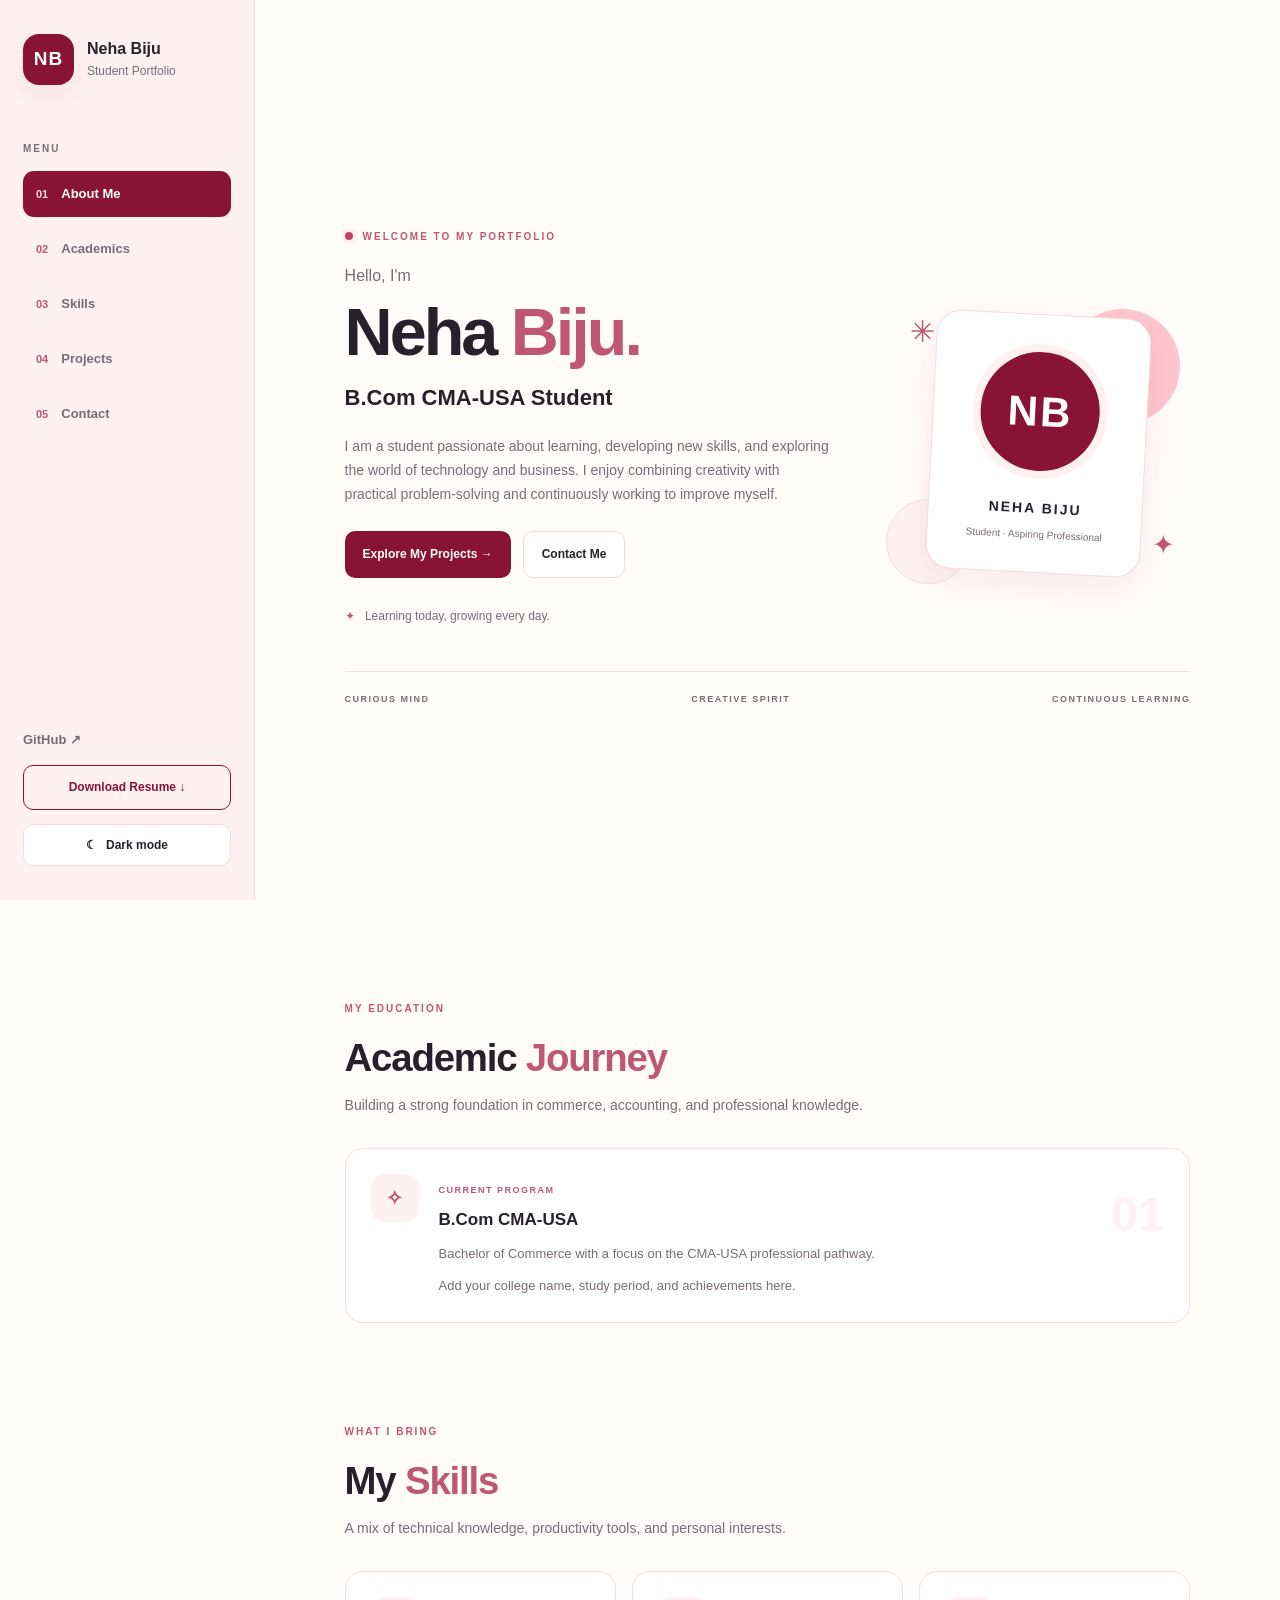
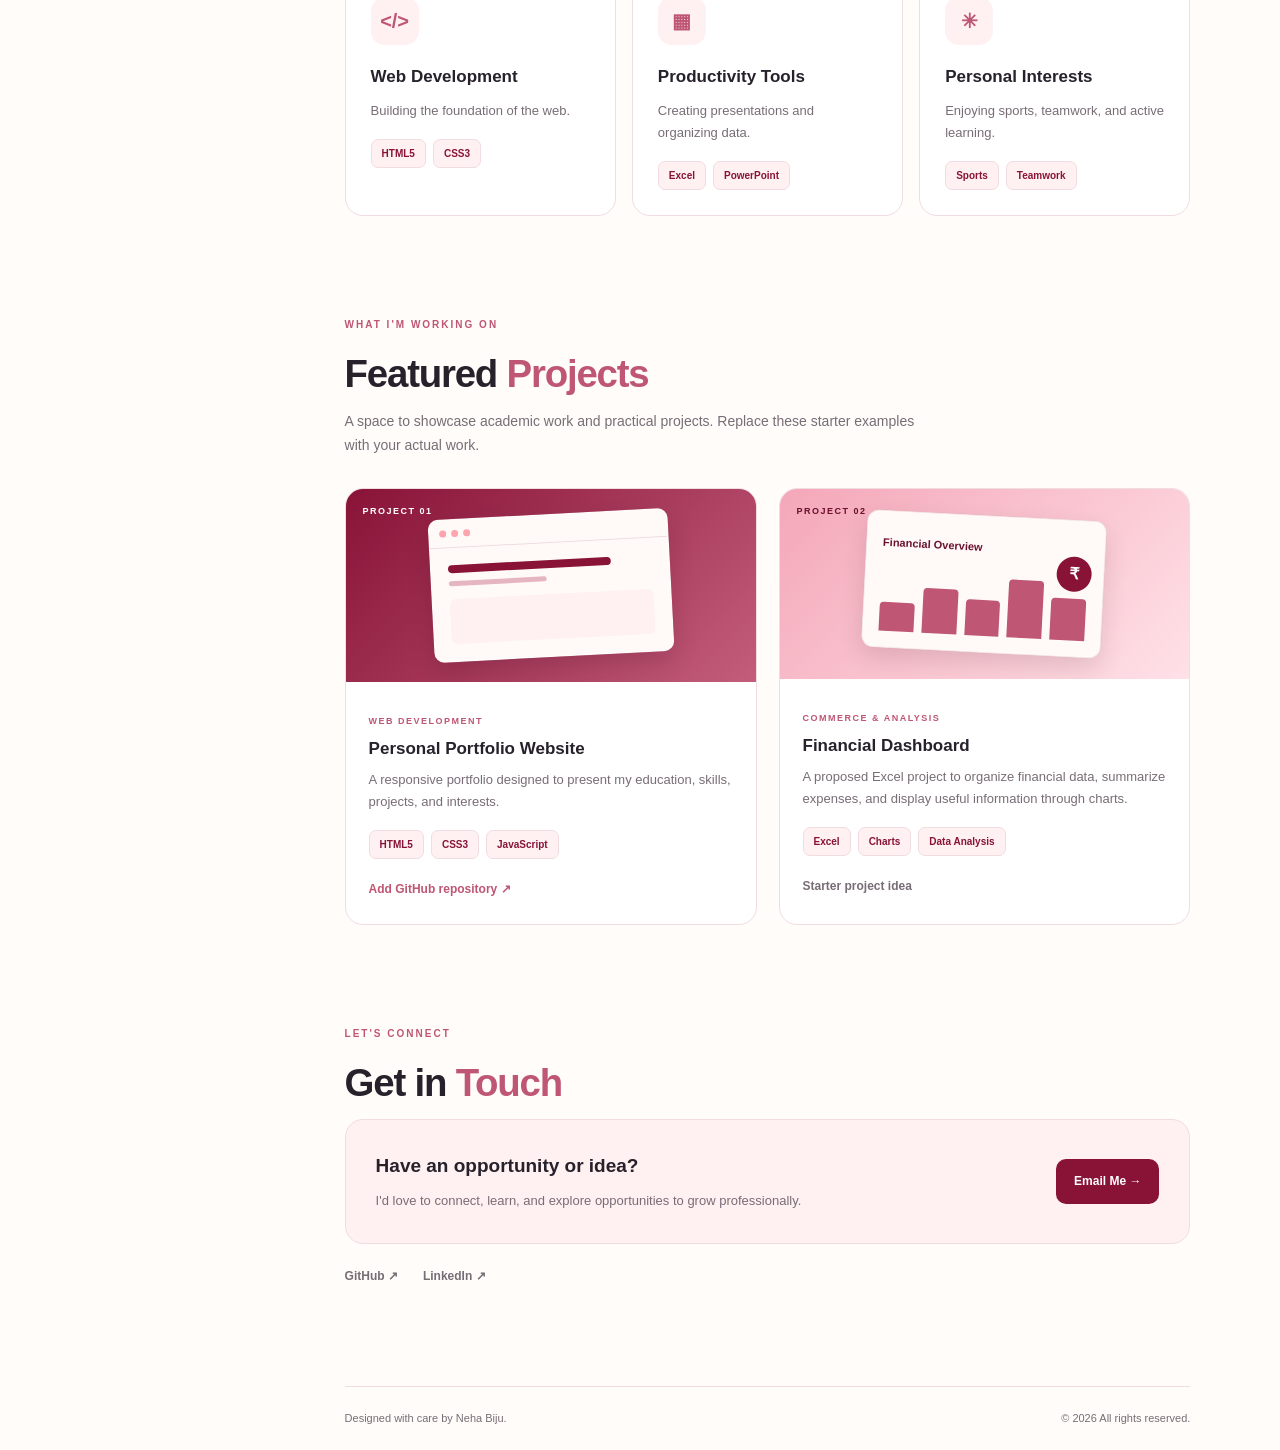
<file: index.html>
<!DOCTYPE html>
<html lang="en" data-theme="light">
<head>
    <meta charset="UTF-8">
    <meta name="viewport" content="width=device-width, initial-scale=1.0">
    <meta name="description" content="The personal portfolio of Neha Biju, a B.Com CMA-USA student.">
    <title>Neha Biju | Personal Portfolio</title>
    <link rel="stylesheet" href="style.css">
    <script src="script.js" defer></script>
</head>
<body>
    <aside class="sidebar">
        <a href="#about" class="brand">
            <span class="avatar">NB</span>
            <span class="brand-text"><strong>Neha Biju</strong><small>Student Portfolio</small></span>
        </a>
        <p class="nav-heading">MENU</p>
        <nav class="navigation" aria-label="Main navigation">
            <a href="#about" class="nav-link active"><span>01</span> About Me</a>
            <a href="#academics" class="nav-link"><span>02</span> Academics</a>
            <a href="#skills" class="nav-link"><span>03</span> Skills</a>
            <a href="#projects" class="nav-link"><span>04</span> Projects</a>
            <a href="#contact" class="nav-link"><span>05</span> Contact</a>
        </nav>
        <div class="sidebar-bottom">
            <a href="https://github.com/" target="_blank" rel="noopener noreferrer" class="social-link">GitHub ↗</a>
            <a href="assets/Neha-Biju-Resume.pdf" class="resume-button" download>Download Resume ↓</a>
            <button id="theme-toggle" class="theme-button" type="button" aria-pressed="false">
                <span id="theme-icon" aria-hidden="true">☾</span><span id="theme-label">Dark mode</span>
            </button>
        </div>
    </aside>

    <main class="main-content">
        <section id="about" class="hero section">
            <p class="eyebrow"><span class="status-dot"></span> WELCOME TO MY PORTFOLIO</p>
            <div class="hero-grid">
                <div class="hero-text">
                    <p class="intro-label">Hello, I'm</p>
                    <h1>Neha <span>Biju.</span></h1>
                    <h2>B.Com CMA-USA Student</h2>
                    <p class="hero-description">
                        I am a student passionate about learning, developing new skills,
                        and exploring the world of technology and business. I enjoy combining
                        creativity with practical problem-solving and continuously working
                        to improve myself.
                    </p>
                    <div class="hero-buttons">
                        <a href="#projects" class="button primary-button">Explore My Projects →</a>
                        <a href="#contact" class="button secondary-button">Contact Me</a>
                    </div>
                    <div class="hero-note"><span>✦</span> Learning today, growing every day.</div>
                </div>
                <div class="hero-visual" aria-label="NB initials avatar">
                    <div class="decor decor-one"></div><div class="decor decor-two"></div>
                    <div class="avatar-card">
                        <div class="avatar-large">NB</div>
                        <p>NEHA BIJU</p><span>Student · Aspiring Professional</span>
                    </div>
                    <span class="floating-star star-one">✳</span><span class="floating-star star-two">✦</span>
                </div>
            </div>
            <div class="hero-footer">
                <span>CURIOUS MIND</span><span>CREATIVE SPIRIT</span><span>CONTINUOUS LEARNING</span>
            </div>
        </section>

        <section id="academics" class="section">
            <p class="eyebrow">MY EDUCATION</p>
            <h2 class="section-title">Academic <span>Journey</span></h2>
            <p class="section-description">Building a strong foundation in commerce, accounting, and professional knowledge.</p>
            <article class="info-card education-card">
                <div class="card-icon" aria-hidden="true">✧</div>
                <div>
                    <span class="card-tag">CURRENT PROGRAM</span>
                    <h3>B.Com CMA-USA</h3>
                    <p>Bachelor of Commerce with a focus on the CMA-USA professional pathway.</p>
                    <p class="muted-text">Add your college name, study period, and achievements here.</p>
                </div>
                <span class="education-symbol" aria-hidden="true">01</span>
            </article>
        </section>

        <section id="skills" class="section">
            <p class="eyebrow">WHAT I BRING</p>
            <h2 class="section-title">My <span>Skills</span></h2>
            <p class="section-description">A mix of technical knowledge, productivity tools, and personal interests.</p>
            <div class="skills-grid">
                <article class="info-card skill-card">
                    <div class="card-icon" aria-hidden="true">&lt;/&gt;</div>
                    <h3>Web Development</h3><p>Building the foundation of the web.</p>
                    <div class="tags"><span>HTML5</span><span>CSS3</span></div>
                </article>
                <article class="info-card skill-card">
                    <div class="card-icon" aria-hidden="true">▦</div>
                    <h3>Productivity Tools</h3><p>Creating presentations and organizing data.</p>
                    <div class="tags"><span>Excel</span><span>PowerPoint</span></div>
                </article>
                <article class="info-card skill-card">
                    <div class="card-icon" aria-hidden="true">✳</div>
                    <h3>Personal Interests</h3><p>Enjoying sports, teamwork, and active learning.</p>
                    <div class="tags"><span>Sports</span><span>Teamwork</span></div>
                </article>
            </div>
        </section>

        <section id="projects" class="section">
            <p class="eyebrow">WHAT I'M WORKING ON</p>
            <h2 class="section-title">Featured <span>Projects</span></h2>
            <p class="section-description">A space to showcase academic work and practical projects. Replace these starter examples with your actual work.</p>
            <div class="projects-grid">
                <article class="project-card">
                    <div class="project-visual project-visual-one">
                        <span class="project-number">PROJECT 01</span>
                        <div class="mini-browser">
                            <div class="browser-dots"><i></i><i></i><i></i></div>
                            <div class="mini-content"><div class="mini-line"></div><div class="mini-line short"></div><div class="mini-block"></div></div>
                        </div>
                    </div>
                    <div class="project-info">
                        <p class="card-tag">WEB DEVELOPMENT</p>
                        <h3>Personal Portfolio Website</h3>
                        <p>A responsive portfolio designed to present my education, skills, projects, and interests.</p>
                        <div class="tags"><span>HTML5</span><span>CSS3</span><span>JavaScript</span></div>
                        <a class="project-link" href="https://github.com/" target="_blank" rel="noopener noreferrer">Add GitHub repository ↗</a>
                    </div>
                </article>
                <article class="project-card">
                    <div class="project-visual project-visual-two">
                        <span class="project-number">PROJECT 02</span>
                        <div class="dashboard-preview">
                            <span class="dashboard-heading">Financial Overview</span>
                            <div class="dashboard-bars"><i></i><i></i><i></i><i></i><i></i></div>
                            <div class="dashboard-circle">₹</div>
                        </div>
                    </div>
                    <div class="project-info">
                        <p class="card-tag">COMMERCE &amp; ANALYSIS</p>
                        <h3>Financial Dashboard</h3>
                        <p>A proposed Excel project to organize financial data, summarize expenses, and display useful information through charts.</p>
                        <div class="tags"><span>Excel</span><span>Charts</span><span>Data Analysis</span></div>
                        <span class="project-link project-status">Starter project idea</span>
                    </div>
                </article>
            </div>
        </section>

        <section id="contact" class="section">
            <p class="eyebrow">LET'S CONNECT</p>
            <h2 class="section-title">Get in <span>Touch</span></h2>
            <div class="contact-card">
                <div><h3>Have an opportunity or idea?</h3><p>I'd love to connect, learn, and explore opportunities to grow professionally.</p></div>
                <a href="mailto:your-email@example.com" class="button primary-button">Email Me →</a>
            </div>
            <div class="contact-links">
                <a href="https://github.com/" target="_blank" rel="noopener noreferrer">GitHub ↗</a>
                <a href="https://www.linkedin.com/" target="_blank" rel="noopener noreferrer">LinkedIn ↗</a>
            </div>
        </section>

        <footer class="footer">
            <p>Designed with care by Neha Biju.</p><p>© <span id="current-year">2026</span> All rights reserved.</p>
        </footer>
    </main>
</body>
</html>
</file>
<file: style.css>
/* =========================================
   1. COLOR VARIABLES AND BASIC RESET
========================================= */
:root {
    color-scheme: light;
    --burgundy: #881337;
    --burgundy-dark: #6b102d;
    --rose: #fda4af;
    --rose-dark: #be5674;
    --blush: #fff1f2;
    --cream: #fffcfa;
    --page-bg: #fffcfa;
    --sidebar-bg: #fff1f2;
    --card-bg: #ffffff;
    --text: #27212b;
    --muted: #786d76;
    --border: #f0dce1;
    --tag-bg: #fff1f2;
    --sidebar-width: 255px;
    --radius: 18px;
    --shadow: 0 12px 35px rgba(136, 19, 55, 0.07);
    --transition: 0.25s ease;
}
html[data-theme="dark"] {
    color-scheme: dark;
    --page-bg: #1c121b;
    --sidebar-bg: #271521;
    --card-bg: #2b1b29;
    --text: #fff1f2;
    --muted: #d2b8c5;
    --border: #4c2b40;
    --tag-bg: #402136;
    --burgundy: #f9a8d4;
    --burgundy-dark: #fbcfe8;
    --rose: #f9a8d4;
    --rose-dark: #fbcfe8;
    --blush: #402136;
    --cream: #1c121b;
    --shadow: 0 12px 35px rgba(0, 0, 0, 0.16);
}
* { box-sizing: border-box; margin: 0; padding: 0; }
html { scroll-behavior: smooth; scroll-padding-top: 24px; }
body {
    font-family: "Segoe UI", Arial, sans-serif;
    background: var(--page-bg); color: var(--text); line-height: 1.7;
    transition: background var(--transition), color var(--transition);
}
a { color: inherit; text-decoration: none; }
button { font: inherit; }
button, a { -webkit-tap-highlight-color: transparent; }
a:focus-visible, button:focus-visible { outline: 3px solid var(--rose-dark); outline-offset: 4px; }

/* 2. SIDEBAR */
.sidebar {
    width: var(--sidebar-width); height: 100vh; height: 100dvh;
    position: fixed; top: 0; left: 0; z-index: 100;
    display: flex; flex-direction: column; padding: 34px 23px;
    background: var(--sidebar-bg); border-right: 1px solid var(--border); overflow-y: auto;
}
.brand { display: flex; align-items: center; gap: 13px; margin-bottom: 55px; }
.avatar {
    width: 51px; height: 51px; flex-shrink: 0; display: grid; place-items: center;
    border-radius: 16px; background: var(--burgundy); color: #fff;
    font-size: 19px; font-weight: 800; letter-spacing: 1px; box-shadow: var(--shadow);
}
html[data-theme="dark"] .avatar, html[data-theme="dark"] .avatar-large { color: #301321; }
.brand-text strong, .brand-text small { display: block; }
.brand-text strong { font-size: 16px; line-height: 1.4; }
.brand-text small { color: var(--muted); font-size: 12px; }
.nav-heading { margin-bottom: 14px; color: var(--muted); font-size: 10px; font-weight: 800; letter-spacing: 2px; }
.navigation { display: grid; gap: 9px; }
.nav-link {
    display: flex; align-items: center; gap: 13px; padding: 12px 13px; border-radius: 11px;
    color: var(--muted); font-size: 13px; font-weight: 600;
    transition: background var(--transition), color var(--transition), transform var(--transition);
}
.nav-link span { color: var(--rose-dark); font-size: 11px; font-weight: 800; }
.nav-link:hover { background: var(--card-bg); color: var(--burgundy); transform: translateX(3px); }
.nav-link.active { background: var(--burgundy); color: #fff; }
.nav-link.active span { color: #ffd5df; }
html[data-theme="dark"] .nav-link.active { color: #301321; }
html[data-theme="dark"] .nav-link.active span { color: #573044; }
.sidebar-bottom { display: grid; gap: 14px; margin-top: auto; padding-top: 40px; }
.social-link { color: var(--muted); font-size: 13px; font-weight: 600; }
.social-link:hover, .contact-links a:hover { color: var(--rose-dark); }
.resume-button {
    display: block; padding: 11px 12px; border: 1px solid var(--burgundy); border-radius: 10px;
    color: var(--burgundy); text-align: center; font-size: 12px; font-weight: 700;
    transition: background var(--transition), color var(--transition);
}
.resume-button:hover { background: var(--burgundy); color: #fff; }
html[data-theme="dark"] .resume-button:hover { color: #301321; }
.theme-button {
    display: flex; align-items: center; justify-content: center; gap: 9px; padding: 10px;
    border: 1px solid var(--border); border-radius: 10px; background: var(--card-bg);
    color: var(--text); cursor: pointer; font-size: 12px; font-weight: 600;
    transition: border-color var(--transition), transform var(--transition);
}
.theme-button:hover { border-color: var(--rose-dark); transform: translateY(-2px); }

/* 3. MAIN CONTENT */
.main-content { width: calc(100% - var(--sidebar-width)); max-width: 1600px; margin-left: var(--sidebar-width); padding: 0 7%; }
.section { padding-top: 100px; scroll-margin-top: 25px; }
.eyebrow { display: flex; align-items: center; gap: 10px; margin-bottom: 17px; color: var(--rose-dark); font-size: 10px; font-weight: 800; letter-spacing: 2px; }
.status-dot { width: 8px; height: 8px; border-radius: 50%; background: #c24168; box-shadow: 0 0 0 4px var(--blush); }
.section-title { margin-bottom: 12px; font-size: clamp(29px, 3vw, 39px); line-height: 1.25; letter-spacing: -1.2px; }
.section-title span, .hero h1 span { color: var(--rose-dark); }
.section-description { max-width: 580px; margin-bottom: 30px; color: var(--muted); font-size: 14px; }

/* 4. HERO */
.hero { min-height: 100vh; min-height: 100svh; display: flex; flex-direction: column; justify-content: center; padding-top: 55px; }
.hero-grid { display: grid; grid-template-columns: minmax(0, 1.25fr) minmax(220px, .75fr); align-items: center; gap: 35px; }
.intro-label { margin-bottom: 8px; color: var(--muted); font-size: 16px; }
.hero h1 { margin-bottom: 10px; font-size: clamp(43px, 5.2vw, 69px); line-height: 1.08; letter-spacing: -3px; }
.hero h2 { margin-bottom: 19px; font-size: clamp(17px, 2vw, 22px); font-weight: 600; }
.hero-description { max-width: 490px; margin-bottom: 25px; color: var(--muted); font-size: 14px; }
.hero-buttons { display: flex; flex-wrap: wrap; gap: 12px; }
.button { display: inline-flex; justify-content: center; align-items: center; gap: 8px; padding: 12px 18px; border-radius: 10px; font-size: 12px; font-weight: 700; transition: transform var(--transition), box-shadow var(--transition), background var(--transition); }
.button:hover { transform: translateY(-3px); box-shadow: var(--shadow); }
.primary-button { background: var(--burgundy); color: #fff; }
.primary-button:hover { background: var(--burgundy-dark); }
html[data-theme="dark"] .primary-button { color: #301321; }
.secondary-button { border: 1px solid var(--border); background: var(--card-bg); color: var(--text); }
.secondary-button:hover { border-color: var(--rose-dark); }
.hero-note { margin-top: 28px; color: var(--muted); font-size: 12px; }
.hero-note span { margin-right: 7px; color: var(--rose-dark); }
.hero-visual { min-height: 330px; position: relative; display: grid; place-items: center; }
.avatar-card { position: relative; z-index: 2; width: 215px; padding: 29px 17px; border: 1px solid var(--border); border-radius: 25px; background: var(--card-bg); text-align: center; box-shadow: var(--shadow); transform: rotate(3deg); transition: transform var(--transition); }
.avatar-card:hover { transform: rotate(0deg) translateY(-5px); }
.avatar-large { width: 135px; height: 135px; margin: 0 auto 18px; display: grid; place-items: center; border: 8px solid var(--blush); border-radius: 50%; background: var(--burgundy); color: #fff; font-size: 42px; font-weight: 800; letter-spacing: 2px; }
.avatar-card p { font-size: 14px; font-weight: 800; letter-spacing: 2px; }
.avatar-card > span { display: block; margin-top: 5px; color: var(--muted); font-size: 10px; }
.decor { position: absolute; border-radius: 50%; }
.decor-one { top: 30px; right: 10px; width: 115px; height: 115px; background: var(--rose); opacity: .6; }
.decor-two { bottom: 25px; left: 0; width: 85px; height: 85px; background: var(--blush); border: 1px solid var(--border); }
.floating-star { position: absolute; z-index: 3; color: var(--rose-dark); animation: float 3s ease-in-out infinite; }
.star-one { top: 27px; left: 24px; font-size: 30px; }
.star-two { right: 15px; bottom: 40px; font-size: 27px; animation-delay: .8s; }
.hero-footer { display: flex; flex-wrap: wrap; justify-content: space-between; gap: 15px; margin-top: 45px; padding: 20px 0; border-top: 1px solid var(--border); color: var(--muted); font-size: 9px; font-weight: 800; letter-spacing: 1.5px; }

/* 5. ACADEMICS AND SKILLS */
.info-card { padding: 25px; border: 1px solid var(--border); border-radius: var(--radius); background: var(--card-bg); transition: transform var(--transition), box-shadow var(--transition), border-color var(--transition); }
.info-card:hover, .project-card:hover { transform: translateY(-5px); box-shadow: var(--shadow); border-color: var(--rose); }
.education-card { display: flex; align-items: flex-start; gap: 20px; position: relative; overflow: hidden; }
.card-icon { width: 48px; height: 48px; flex-shrink: 0; display: grid; place-items: center; border-radius: 14px; background: var(--blush); color: var(--rose-dark); font-size: 20px; font-weight: 700; }
.card-tag { display: inline-block; margin-bottom: 8px; color: var(--rose-dark); font-size: 9px; font-weight: 800; letter-spacing: 1.5px; }
.info-card h3, .project-info h3 { margin-bottom: 8px; font-size: 17px; }
.info-card p, .project-info > p:not(.card-tag) { color: var(--muted); font-size: 13px; }
.muted-text { margin-top: 10px; }
.education-symbol { margin-left: auto; color: var(--blush); font-size: 48px; font-weight: 900; }
.skills-grid { display: grid; grid-template-columns: repeat(3, minmax(0, 1fr)); gap: 16px; }
.skill-card { min-width: 0; }
.skill-card .card-icon { margin-bottom: 18px; }

/* 6. SKILL TAGS */
.tags { display: flex; flex-wrap: wrap; gap: 7px; margin-top: 17px; }
.tags span { padding: 5px 10px; border: 1px solid var(--border); border-radius: 7px; background: var(--tag-bg); color: var(--burgundy); font-size: 10px; font-weight: 700; }
html[data-theme="dark"] .tags span { color: #ffd1e6; }

/* 7. PROJECT CARDS */
.projects-grid { display: grid; grid-template-columns: repeat(2, minmax(0, 1fr)); gap: 22px; }
.project-card { min-width: 0; overflow: hidden; border: 1px solid var(--border); border-radius: var(--radius); background: var(--card-bg); transition: transform var(--transition), box-shadow var(--transition), border-color var(--transition); }
.project-visual { min-height: 190px; position: relative; display: grid; place-items: center; padding: 25px; overflow: hidden; }
.project-visual-one { background: linear-gradient(135deg, #881337, #c35d7b); }
.project-visual-two { background: linear-gradient(135deg, #f4a7b9, #ffe1e7); }
.project-number { position: absolute; top: 15px; left: 17px; color: #fff; font-size: 9px; font-weight: 800; letter-spacing: 1.5px; }
.project-visual-two .project-number { color: #6b102d; }
.mini-browser { width: 85%; max-width: 240px; overflow: hidden; border: 1px solid rgba(255,255,255,.6); border-radius: 10px; background: #fffaf8; box-shadow: 0 10px 25px rgba(40,0,15,.15); transform: rotate(-3deg); }
.browser-dots { display: flex; gap: 5px; padding: 10px; border-bottom: 1px solid #f0dce1; }
.browser-dots i { width: 7px; height: 7px; border-radius: 50%; background: #fda4af; }
.mini-content { padding: 17px; }
.mini-line { width: 80%; height: 8px; margin-bottom: 8px; border-radius: 5px; background: #881337; }
.mini-line.short { width: 48%; height: 5px; background: #e6b5c2; }
.mini-block { width: 100%; height: 45px; margin-top: 13px; border-radius: 6px; background: #fff1f2; }
.dashboard-preview { position: relative; width: 85%; max-width: 240px; min-height: 125px; padding: 16px; border: 1px solid rgba(136,19,55,.12); border-radius: 12px; background: #fffaf8; box-shadow: 0 10px 25px rgba(40,0,15,.12); transform: rotate(3deg); }
.dashboard-heading { color: #6b102d; font-size: 11px; font-weight: 800; }
.dashboard-bars { height: 65px; display: flex; align-items: flex-end; gap: 8px; margin-top: 12px; }
.dashboard-bars i { flex: 1; border-radius: 4px 4px 0 0; background: #be5674; }
.dashboard-bars i:nth-child(1) { height: 45%; }
.dashboard-bars i:nth-child(2) { height: 70%; }
.dashboard-bars i:nth-child(3) { height: 55%; }
.dashboard-bars i:nth-child(4) { height: 90%; }
.dashboard-bars i:nth-child(5) { height: 65%; }
.dashboard-circle { position: absolute; right: 12px; top: 36px; width: 35px; height: 35px; display: grid; place-items: center; border-radius: 50%; background: #881337; color: #fff; font-weight: 800; }
.project-info { padding: 23px; }
.project-info h3 { line-height: 1.4; }
.project-link { display: inline-block; margin-top: 20px; color: var(--rose-dark); font-size: 12px; font-weight: 800; }
a.project-link:hover { text-decoration: underline; }
.project-status { color: var(--muted); font-weight: 600; }

/* 8. CONTACT AND FOOTER */
.contact-card { display: flex; align-items: center; justify-content: space-between; gap: 25px; padding: 30px; border: 1px solid var(--border); border-radius: var(--radius); background: var(--blush); }
.contact-card h3 { margin-bottom: 8px; font-size: 19px; }
.contact-card p { max-width: 470px; color: var(--muted); font-size: 13px; }
.contact-card .button { flex-shrink: 0; }
.contact-links { display: flex; flex-wrap: wrap; gap: 25px; margin-top: 22px; }
.contact-links a { color: var(--muted); font-size: 12px; font-weight: 700; transition: color var(--transition); }
.footer { display: flex; justify-content: space-between; flex-wrap: wrap; gap: 10px; margin-top: 100px; padding: 22px 0; border-top: 1px solid var(--border); color: var(--muted); font-size: 11px; }

/* 9. ANIMATIONS */
@keyframes float { 0%, 100% { transform: translateY(0); } 50% { transform: translateY(-9px); } }

/* 10. TABLET */
@media (max-width: 1100px) {
    :root { --sidebar-width: 220px; }
    .main-content { padding: 0 5%; }
    .hero-grid { grid-template-columns: minmax(0, 1.1fr) minmax(190px, .9fr); gap: 18px; }
    .skills-grid { grid-template-columns: repeat(2, minmax(0, 1fr)); }
}

/* 11. MOBILE */
@media (max-width: 700px) {
    :root { --sidebar-width: 0px; }
    .sidebar { width: 100%; height: auto; position: sticky; top: 0; padding: 12px 17px; overflow: visible; border-right: 0; border-bottom: 1px solid var(--border); }
    .brand { margin-bottom: 12px; }
    .avatar { width: 43px; height: 43px; border-radius: 13px; }
    .nav-heading { display: none; }
    .navigation { display: flex; gap: 7px; overflow-x: auto; padding: 2px 0 5px; scrollbar-width: thin; }
    .nav-link { flex: 0 0 auto; gap: 6px; padding: 8px 10px; font-size: 11px; }
    .nav-link span { font-size: 9px; }
    .nav-link:hover { transform: none; }
    .sidebar-bottom { display: flex; flex-wrap: wrap; align-items: center; gap: 8px; margin-top: 10px; padding-top: 8px; }
    .sidebar-bottom > * { flex: 1 1 auto; }
    .social-link, .resume-button, .theme-button { font-size: 11px; }
    .main-content { width: 100%; margin-left: 0; padding: 0 6%; }
    .section { padding-top: 72px; scroll-margin-top: 150px; }
    .hero { min-height: auto; padding-top: 60px; }
    .hero-grid { grid-template-columns: 1fr; gap: 10px; }
    .hero h1 { font-size: clamp(43px, 11vw, 64px); letter-spacing: -2px; }
    .hero-visual { min-height: 270px; margin-top: 10px; }
    .avatar-card { width: 200px; }
    .avatar-large { width: 115px; height: 115px; font-size: 35px; }
    .hero-footer { margin-top: 30px; justify-content: flex-start; }
    .skills-grid, .projects-grid { grid-template-columns: 1fr; }
    .project-visual { min-height: 180px; }
    .contact-card { align-items: flex-start; flex-direction: column; padding: 23px; }
    .footer { margin-top: 65px; flex-direction: column; }
}

/* 12. SMALL MOBILE */
@media (max-width: 380px) {
    .main-content { padding: 0 18px; }
    .hero-buttons { flex-direction: column; }
    .hero-buttons .button { width: 100%; }
    .education-symbol { display: none; }
    .education-card { gap: 13px; padding: 18px; }
    .card-icon { width: 40px; height: 40px; }
    .nav-link { padding: 7px 8px; }
}

/* 13. ACCESSIBILITY */
@media (prefers-reduced-motion: reduce) {
    *, *::before, *::after {
        scroll-behavior: auto !important;
        animation-duration: .01ms !important;
        animation-iteration-count: 1 !important;
        transition-duration: .01ms !important;
    }
}
</file>
